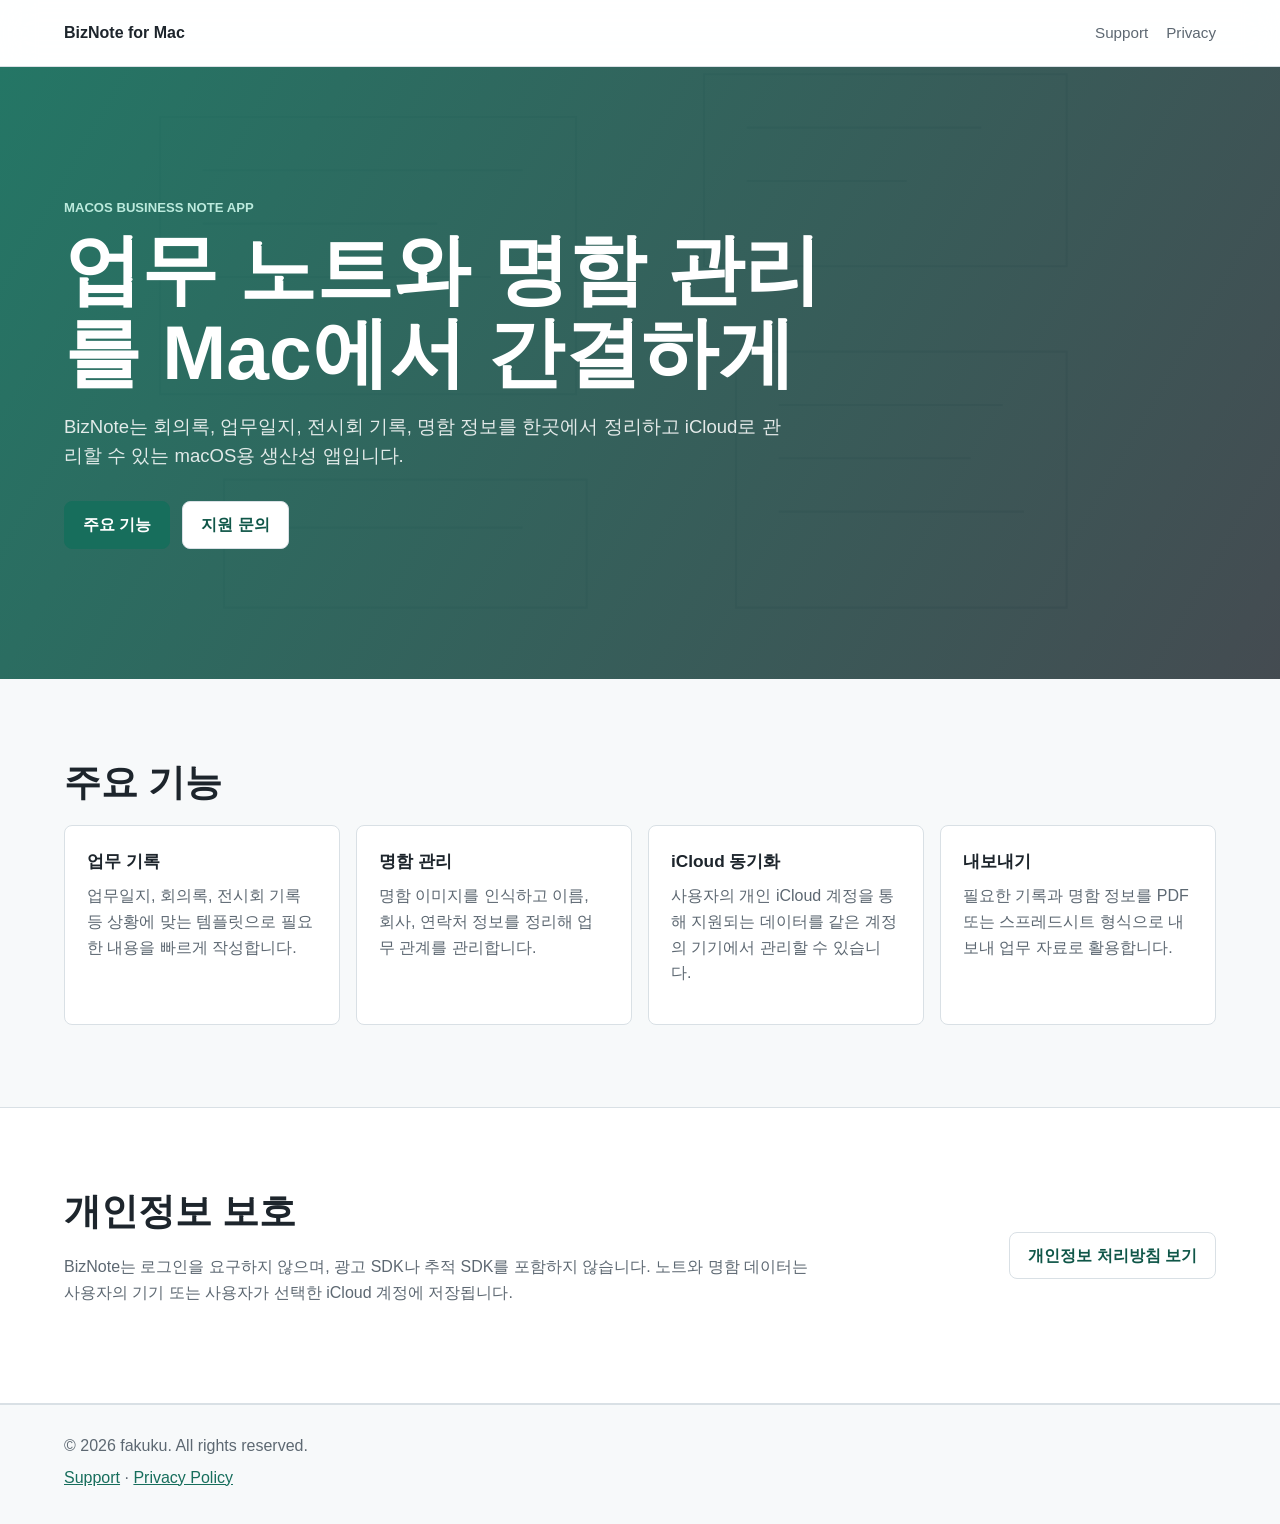
<file: index.html>
<!doctype html>
<html lang="ko">
<head>
    <meta charset="utf-8">
    <meta name="viewport" content="width=device-width, initial-scale=1">
    <title>BizNote for Mac</title>
    <meta name="description" content="BizNote for Mac은 업무 노트, 회의록, 전시회 기록, 명함 정보를 한곳에서 관리하는 macOS 생산성 앱입니다.">
    <link rel="stylesheet" href="styles.css">
</head>
<body>
    <header class="site-header">
        <a class="brand" href="./">BizNote for Mac</a>
        <nav aria-label="주요 링크">
            <a href="./support.html">Support</a>
            <a href="./privacy.html">Privacy</a>
        </nav>
    </header>

    <main>
        <section class="hero">
            <div class="hero-content">
                <p class="eyebrow">macOS business note app</p>
                <h1>업무 노트와 명함 관리를 Mac에서 간결하게</h1>
                <p class="lead">BizNote는 회의록, 업무일지, 전시회 기록, 명함 정보를 한곳에서 정리하고 iCloud로 관리할 수 있는 macOS용 생산성 앱입니다.</p>
                <div class="actions">
                    <a class="button primary" href="#features">주요 기능</a>
                    <a class="button" href="./support.html">지원 문의</a>
                </div>
            </div>
        </section>

        <section id="features" class="section">
            <h2>주요 기능</h2>
            <div class="feature-grid">
                <article>
                    <h3>업무 기록</h3>
                    <p>업무일지, 회의록, 전시회 기록 등 상황에 맞는 템플릿으로 필요한 내용을 빠르게 작성합니다.</p>
                </article>
                <article>
                    <h3>명함 관리</h3>
                    <p>명함 이미지를 인식하고 이름, 회사, 연락처 정보를 정리해 업무 관계를 관리합니다.</p>
                </article>
                <article>
                    <h3>iCloud 동기화</h3>
                    <p>사용자의 개인 iCloud 계정을 통해 지원되는 데이터를 같은 계정의 기기에서 관리할 수 있습니다.</p>
                </article>
                <article>
                    <h3>내보내기</h3>
                    <p>필요한 기록과 명함 정보를 PDF 또는 스프레드시트 형식으로 내보내 업무 자료로 활용합니다.</p>
                </article>
            </div>
        </section>

        <section class="section split">
            <div>
                <h2>개인정보 보호</h2>
                <p>BizNote는 로그인을 요구하지 않으며, 광고 SDK나 추적 SDK를 포함하지 않습니다. 노트와 명함 데이터는 사용자의 기기 또는 사용자가 선택한 iCloud 계정에 저장됩니다.</p>
            </div>
            <a class="button" href="./privacy.html">개인정보 처리방침 보기</a>
        </section>
    </main>

    <footer>
        <p>&copy; 2026 fakuku. All rights reserved.</p>
        <p><a href="./support.html">Support</a> · <a href="./privacy.html">Privacy Policy</a></p>
    </footer>
</body>
</html>
</file>
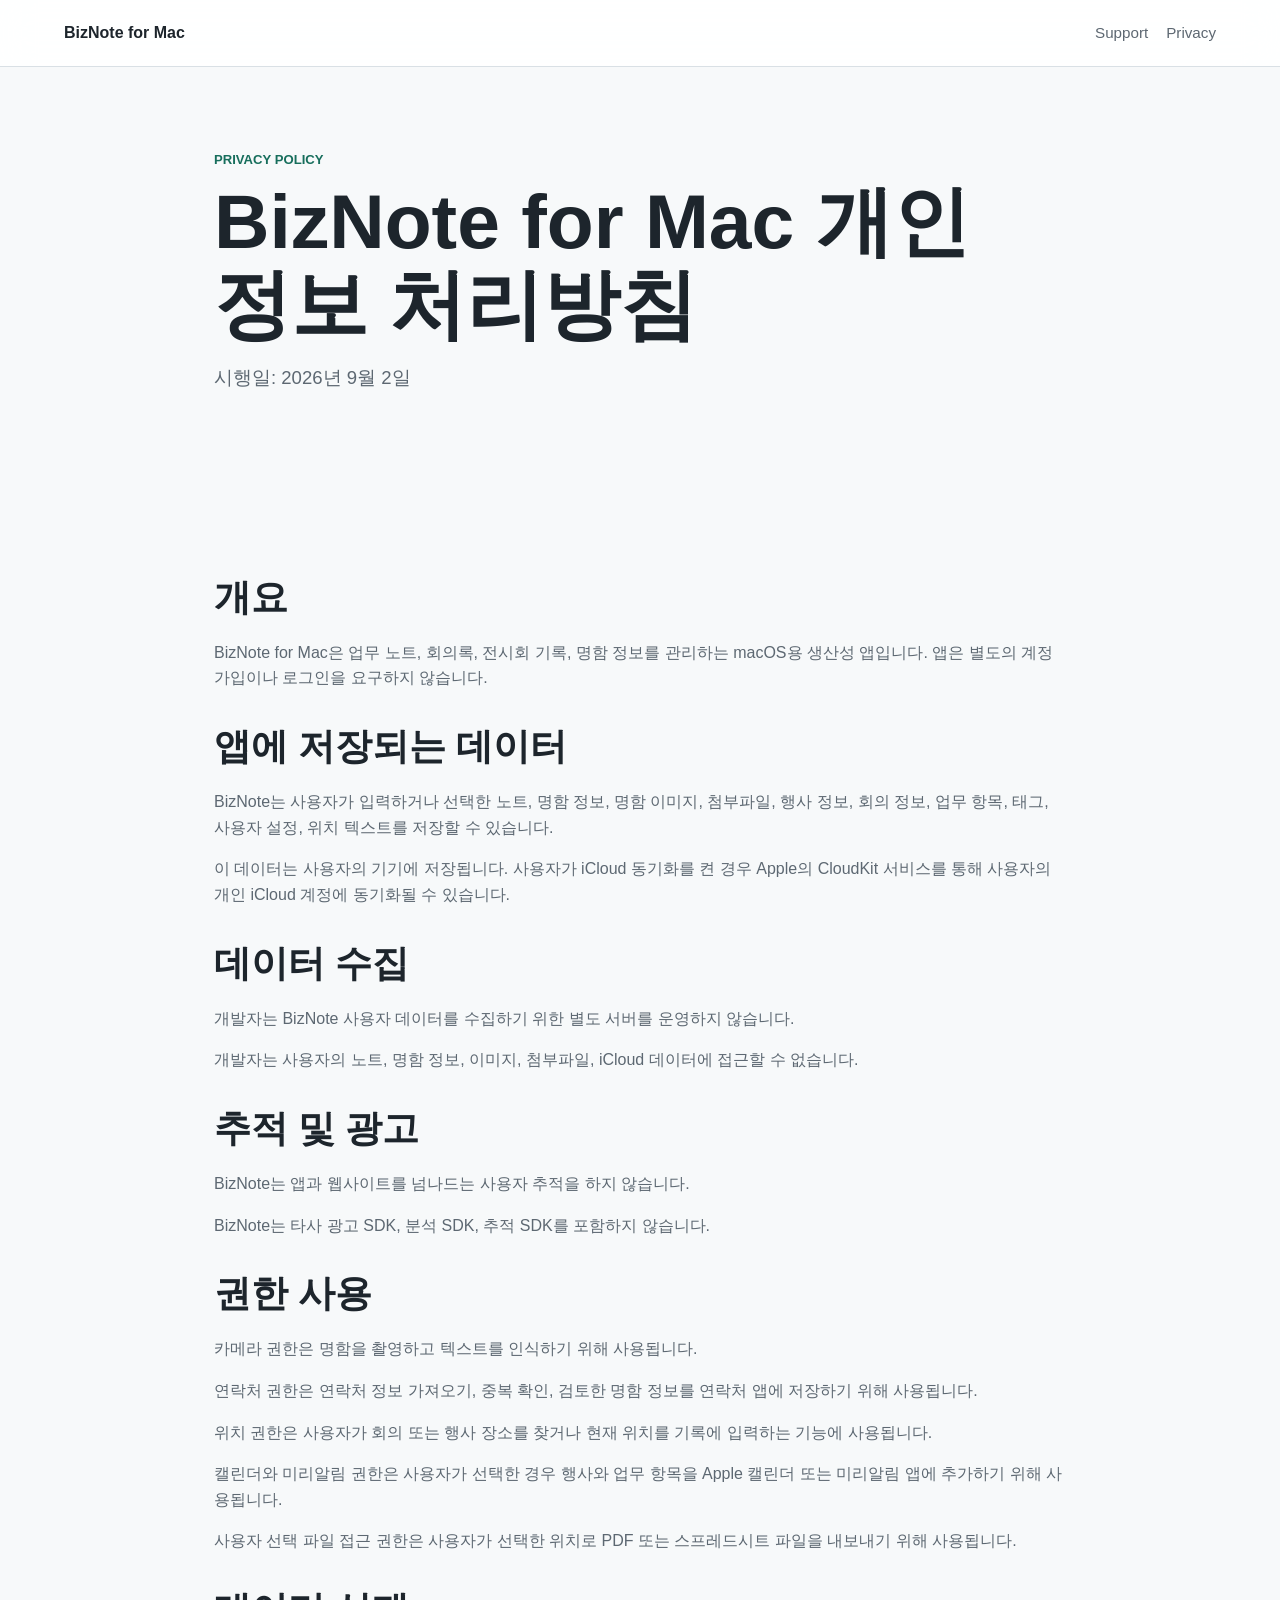
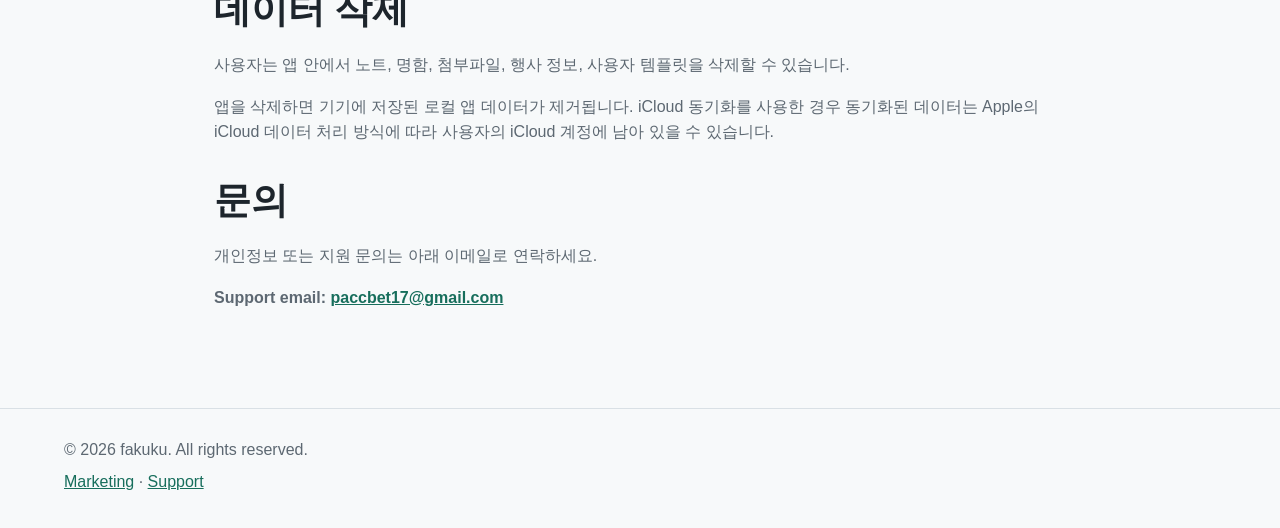
<file: privacy.html>
<!doctype html>
<html lang="ko">
<head>
    <meta charset="utf-8">
    <meta name="viewport" content="width=device-width, initial-scale=1">
    <title>BizNote for Mac Privacy Policy</title>
    <meta name="description" content="BizNote for Mac 개인정보 처리방침">
    <link rel="stylesheet" href="styles.css">
</head>
<body>
    <header class="site-header">
        <a class="brand" href="./">BizNote for Mac</a>
        <nav aria-label="주요 링크">
            <a href="./support.html">Support</a>
            <a href="./privacy.html">Privacy</a>
        </nav>
    </header>

    <main class="page">
        <section class="section">
            <p class="eyebrow">Privacy Policy</p>
            <h1>BizNote for Mac 개인정보 처리방침</h1>
            <p class="lead">시행일: 2026년 9월 2일</p>
        </section>

        <section class="section policy">
            <h2>개요</h2>
            <p>BizNote for Mac은 업무 노트, 회의록, 전시회 기록, 명함 정보를 관리하는 macOS용 생산성 앱입니다. 앱은 별도의 계정 가입이나 로그인을 요구하지 않습니다.</p>

            <h2>앱에 저장되는 데이터</h2>
            <p>BizNote는 사용자가 입력하거나 선택한 노트, 명함 정보, 명함 이미지, 첨부파일, 행사 정보, 회의 정보, 업무 항목, 태그, 사용자 설정, 위치 텍스트를 저장할 수 있습니다.</p>
            <p>이 데이터는 사용자의 기기에 저장됩니다. 사용자가 iCloud 동기화를 켠 경우 Apple의 CloudKit 서비스를 통해 사용자의 개인 iCloud 계정에 동기화될 수 있습니다.</p>

            <h2>데이터 수집</h2>
            <p>개발자는 BizNote 사용자 데이터를 수집하기 위한 별도 서버를 운영하지 않습니다.</p>
            <p>개발자는 사용자의 노트, 명함 정보, 이미지, 첨부파일, iCloud 데이터에 접근할 수 없습니다.</p>

            <h2>추적 및 광고</h2>
            <p>BizNote는 앱과 웹사이트를 넘나드는 사용자 추적을 하지 않습니다.</p>
            <p>BizNote는 타사 광고 SDK, 분석 SDK, 추적 SDK를 포함하지 않습니다.</p>

            <h2>권한 사용</h2>
            <p>카메라 권한은 명함을 촬영하고 텍스트를 인식하기 위해 사용됩니다.</p>
            <p>연락처 권한은 연락처 정보 가져오기, 중복 확인, 검토한 명함 정보를 연락처 앱에 저장하기 위해 사용됩니다.</p>
            <p>위치 권한은 사용자가 회의 또는 행사 장소를 찾거나 현재 위치를 기록에 입력하는 기능에 사용됩니다.</p>
            <p>캘린더와 미리알림 권한은 사용자가 선택한 경우 행사와 업무 항목을 Apple 캘린더 또는 미리알림 앱에 추가하기 위해 사용됩니다.</p>
            <p>사용자 선택 파일 접근 권한은 사용자가 선택한 위치로 PDF 또는 스프레드시트 파일을 내보내기 위해 사용됩니다.</p>

            <h2>데이터 삭제</h2>
            <p>사용자는 앱 안에서 노트, 명함, 첨부파일, 행사 정보, 사용자 템플릿을 삭제할 수 있습니다.</p>
            <p>앱을 삭제하면 기기에 저장된 로컬 앱 데이터가 제거됩니다. iCloud 동기화를 사용한 경우 동기화된 데이터는 Apple의 iCloud 데이터 처리 방식에 따라 사용자의 iCloud 계정에 남아 있을 수 있습니다.</p>

            <h2>문의</h2>
            <p>개인정보 또는 지원 문의는 아래 이메일로 연락하세요.</p>
            <p class="contact">Support email: <a href="mailto:paccbet17@gmail.com">paccbet17@gmail.com</a></p>
        </section>
    </main>

    <footer>
        <p>&copy; 2026 fakuku. All rights reserved.</p>
        <p><a href="./">Marketing</a> · <a href="./support.html">Support</a></p>
    </footer>
</body>
</html>
</file>
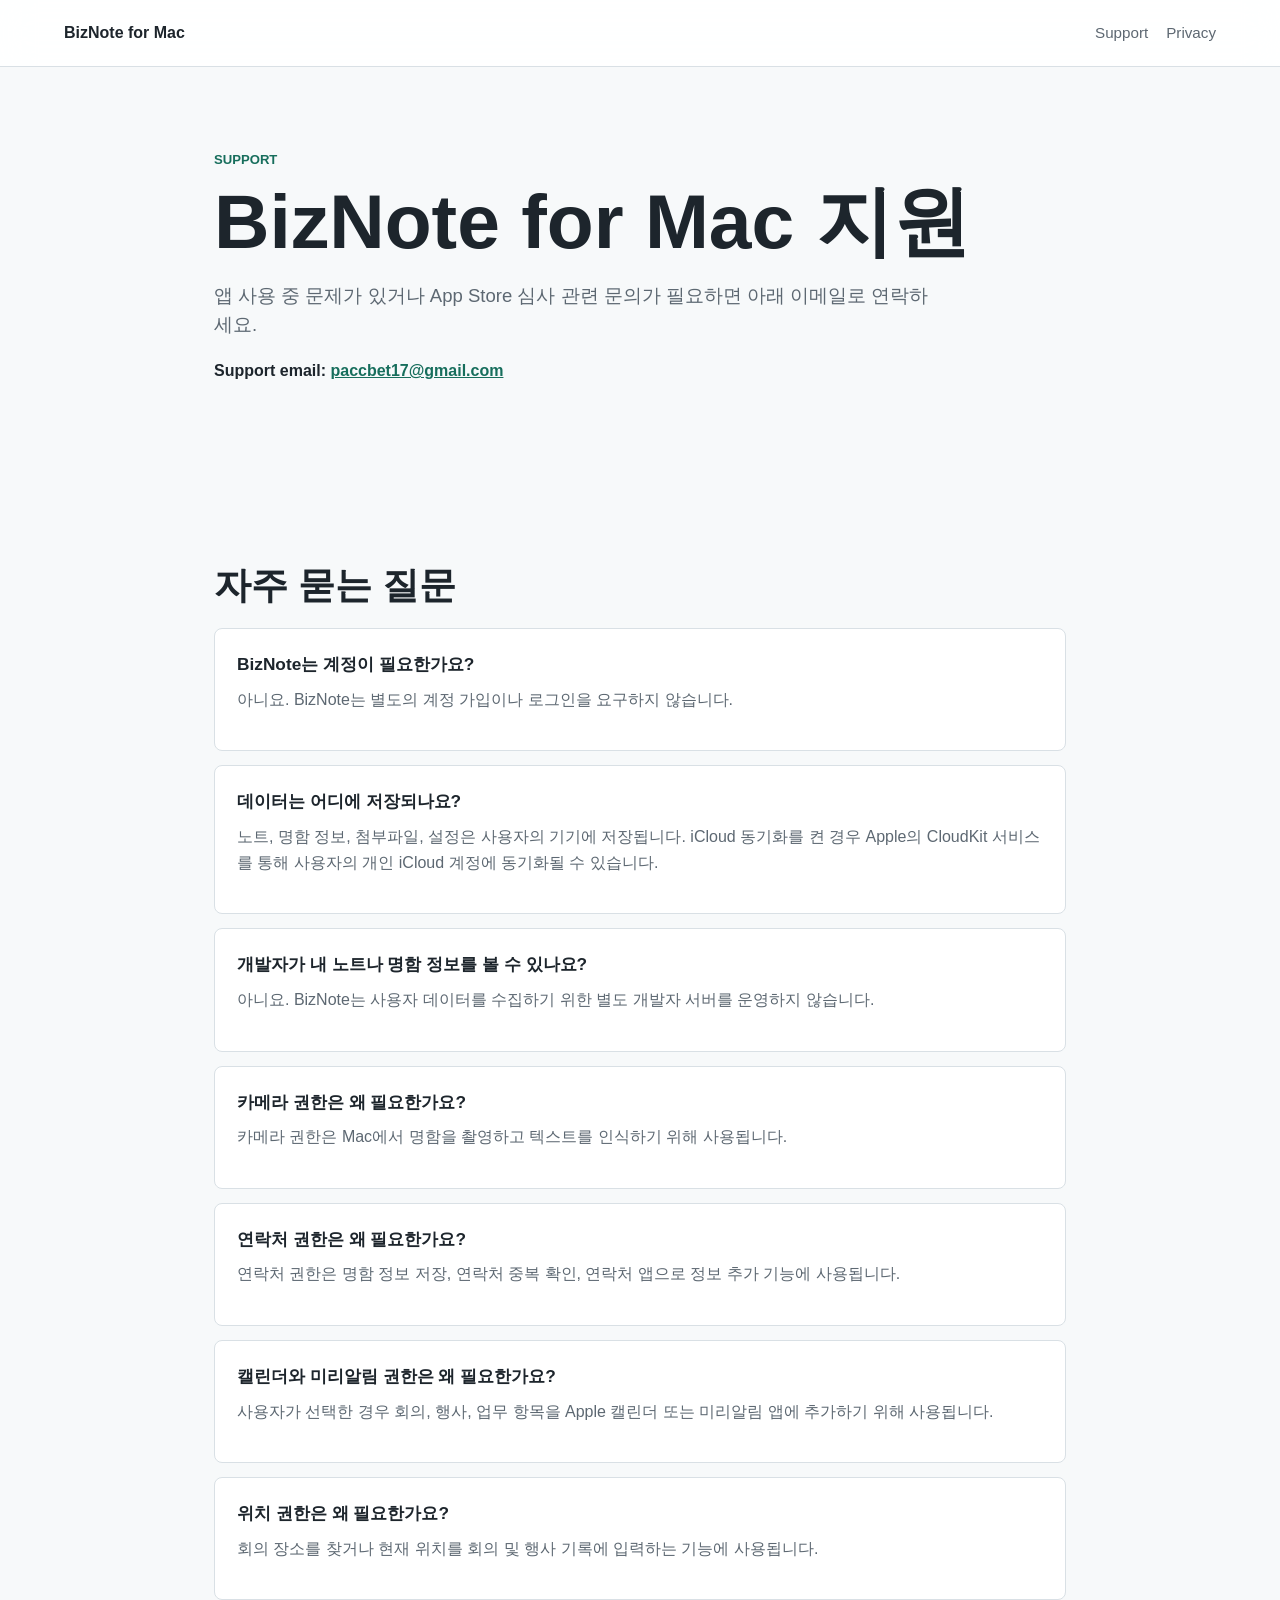
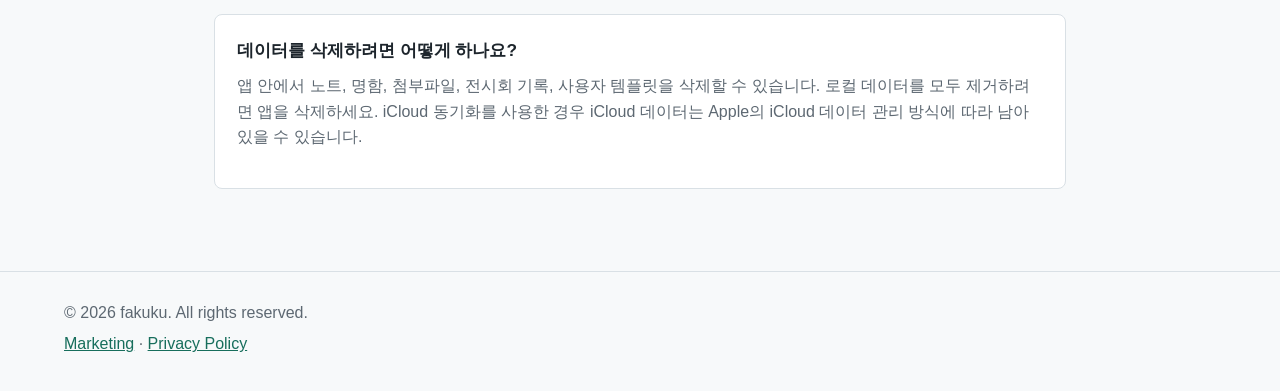
<file: support.html>
<!doctype html>
<html lang="ko">
<head>
    <meta charset="utf-8">
    <meta name="viewport" content="width=device-width, initial-scale=1">
    <title>BizNote for Mac Support</title>
    <meta name="description" content="BizNote for Mac 지원, 문의, 자주 묻는 질문">
    <link rel="stylesheet" href="styles.css">
</head>
<body>
    <header class="site-header">
        <a class="brand" href="./">BizNote for Mac</a>
        <nav aria-label="주요 링크">
            <a href="./support.html">Support</a>
            <a href="./privacy.html">Privacy</a>
        </nav>
    </header>

    <main class="page">
        <section class="section">
            <p class="eyebrow">Support</p>
            <h1>BizNote for Mac 지원</h1>
            <p class="lead">앱 사용 중 문제가 있거나 App Store 심사 관련 문의가 필요하면 아래 이메일로 연락하세요.</p>
            <p class="contact">Support email: <a href="mailto:paccbet17@gmail.com">paccbet17@gmail.com</a></p>
        </section>

        <section class="section">
            <h2>자주 묻는 질문</h2>

            <article class="faq-item">
                <h3>BizNote는 계정이 필요한가요?</h3>
                <p>아니요. BizNote는 별도의 계정 가입이나 로그인을 요구하지 않습니다.</p>
            </article>

            <article class="faq-item">
                <h3>데이터는 어디에 저장되나요?</h3>
                <p>노트, 명함 정보, 첨부파일, 설정은 사용자의 기기에 저장됩니다. iCloud 동기화를 켠 경우 Apple의 CloudKit 서비스를 통해 사용자의 개인 iCloud 계정에 동기화될 수 있습니다.</p>
            </article>

            <article class="faq-item">
                <h3>개발자가 내 노트나 명함 정보를 볼 수 있나요?</h3>
                <p>아니요. BizNote는 사용자 데이터를 수집하기 위한 별도 개발자 서버를 운영하지 않습니다.</p>
            </article>

            <article class="faq-item">
                <h3>카메라 권한은 왜 필요한가요?</h3>
                <p>카메라 권한은 Mac에서 명함을 촬영하고 텍스트를 인식하기 위해 사용됩니다.</p>
            </article>

            <article class="faq-item">
                <h3>연락처 권한은 왜 필요한가요?</h3>
                <p>연락처 권한은 명함 정보 저장, 연락처 중복 확인, 연락처 앱으로 정보 추가 기능에 사용됩니다.</p>
            </article>

            <article class="faq-item">
                <h3>캘린더와 미리알림 권한은 왜 필요한가요?</h3>
                <p>사용자가 선택한 경우 회의, 행사, 업무 항목을 Apple 캘린더 또는 미리알림 앱에 추가하기 위해 사용됩니다.</p>
            </article>

            <article class="faq-item">
                <h3>위치 권한은 왜 필요한가요?</h3>
                <p>회의 장소를 찾거나 현재 위치를 회의 및 행사 기록에 입력하는 기능에 사용됩니다.</p>
            </article>

            <article class="faq-item">
                <h3>데이터를 삭제하려면 어떻게 하나요?</h3>
                <p>앱 안에서 노트, 명함, 첨부파일, 전시회 기록, 사용자 템플릿을 삭제할 수 있습니다. 로컬 데이터를 모두 제거하려면 앱을 삭제하세요. iCloud 동기화를 사용한 경우 iCloud 데이터는 Apple의 iCloud 데이터 관리 방식에 따라 남아 있을 수 있습니다.</p>
            </article>
        </section>
    </main>

    <footer>
        <p>&copy; 2026 fakuku. All rights reserved.</p>
        <p><a href="./">Marketing</a> · <a href="./privacy.html">Privacy Policy</a></p>
    </footer>
</body>
</html>
</file>
<file: styles.css>
:root {
    color-scheme: light;
    --ink: #1d252c;
    --muted: #5d6872;
    --line: #d9e0e5;
    --surface: #f7f9fa;
    --accent: #176e5c;
    --accent-strong: #0f5648;
    --panel: #ffffff;
}

* {
    box-sizing: border-box;
}

body {
    margin: 0;
    color: var(--ink);
    background: var(--surface);
    font-family: -apple-system, BlinkMacSystemFont, "Apple SD Gothic Neo", "Segoe UI", sans-serif;
    line-height: 1.6;
}

a {
    color: var(--accent);
}

.site-header {
    display: flex;
    align-items: center;
    justify-content: space-between;
    gap: 24px;
    padding: 20px clamp(20px, 5vw, 72px);
    background: rgba(255, 255, 255, 0.88);
    border-bottom: 1px solid var(--line);
    position: sticky;
    top: 0;
    backdrop-filter: blur(16px);
}

.brand {
    color: var(--ink);
    font-weight: 700;
    text-decoration: none;
}

nav {
    display: flex;
    gap: 18px;
}

nav a {
    color: var(--muted);
    text-decoration: none;
    font-size: 0.95rem;
}

.hero {
    min-height: 68vh;
    display: flex;
    align-items: center;
    padding: clamp(64px, 10vw, 116px) clamp(20px, 5vw, 72px);
    background:
        linear-gradient(120deg, rgba(23, 110, 92, 0.94), rgba(29, 37, 44, 0.82)),
        url("data:image/svg+xml,%3Csvg xmlns='http://www.w3.org/2000/svg' width='1200' height='800' viewBox='0 0 1200 800'%3E%3Crect width='1200' height='800' fill='%23f7f9fa'/%3E%3Cg fill='none' stroke='%23d9e0e5' stroke-width='2'%3E%3Cpath d='M150 160h390v260H150zM660 120h340v180H660zM690 380h310v240H690zM210 500h340v120H210z'/%3E%3Cpath d='M190 210h300M190 260h220M190 310h270M700 170h220M700 220h150M730 430h210M730 480h180M730 530h230M250 545h240'/%3E%3C/g%3E%3C/svg%3E");
    background-size: cover;
    background-position: center;
}

.hero-content {
    width: min(760px, 100%);
    color: white;
}

.eyebrow {
    margin: 0 0 10px;
    color: var(--accent);
    font-size: 0.82rem;
    font-weight: 700;
    letter-spacing: 0;
    text-transform: uppercase;
}

.hero .eyebrow {
    color: #bceadd;
}

h1,
h2,
h3,
p {
    margin-top: 0;
}

h1 {
    max-width: 820px;
    margin-bottom: 18px;
    font-size: clamp(2.35rem, 6vw, 5rem);
    line-height: 1.08;
    letter-spacing: 0;
}

h2 {
    margin-bottom: 20px;
    font-size: clamp(1.6rem, 3vw, 2.3rem);
    line-height: 1.2;
    letter-spacing: 0;
}

h3 {
    margin-bottom: 8px;
    font-size: 1.08rem;
}

.lead {
    max-width: 720px;
    color: var(--muted);
    font-size: 1.16rem;
}

.hero .lead {
    color: rgba(255, 255, 255, 0.86);
}

.actions {
    display: flex;
    flex-wrap: wrap;
    gap: 12px;
    margin-top: 30px;
}

.button {
    display: inline-flex;
    align-items: center;
    justify-content: center;
    min-height: 44px;
    padding: 10px 18px;
    color: var(--accent-strong);
    background: white;
    border: 1px solid var(--line);
    border-radius: 8px;
    font-weight: 700;
    text-decoration: none;
}

.button.primary {
    color: white;
    background: var(--accent);
    border-color: var(--accent);
}

.section {
    padding: clamp(42px, 7vw, 82px) clamp(20px, 5vw, 72px);
}

.page {
    max-width: 980px;
    margin: 0 auto;
}

.feature-grid {
    display: grid;
    grid-template-columns: repeat(4, minmax(0, 1fr));
    gap: 16px;
}

.feature-grid article,
.faq-item {
    background: var(--panel);
    border: 1px solid var(--line);
    border-radius: 8px;
    padding: 22px;
}

.feature-grid p,
.faq-item p,
.policy p {
    color: var(--muted);
}

.split {
    display: flex;
    align-items: center;
    justify-content: space-between;
    gap: 32px;
    background: var(--panel);
    border-top: 1px solid var(--line);
    border-bottom: 1px solid var(--line);
}

.split p {
    max-width: 760px;
    color: var(--muted);
}

.faq-item + .faq-item {
    margin-top: 14px;
}

.policy h2 {
    margin-top: 34px;
}

.policy h2:first-child {
    margin-top: 0;
}

.contact {
    font-weight: 700;
}

footer {
    padding: 28px clamp(20px, 5vw, 72px);
    color: var(--muted);
    border-top: 1px solid var(--line);
}

footer p {
    margin-bottom: 6px;
}

@media (max-width: 900px) {
    .feature-grid {
        grid-template-columns: repeat(2, minmax(0, 1fr));
    }

    .split {
        align-items: flex-start;
        flex-direction: column;
    }
}

@media (max-width: 620px) {
    .site-header {
        align-items: flex-start;
        flex-direction: column;
    }

    .feature-grid {
        grid-template-columns: 1fr;
    }

    .hero {
        min-height: auto;
    }
}
</file>
